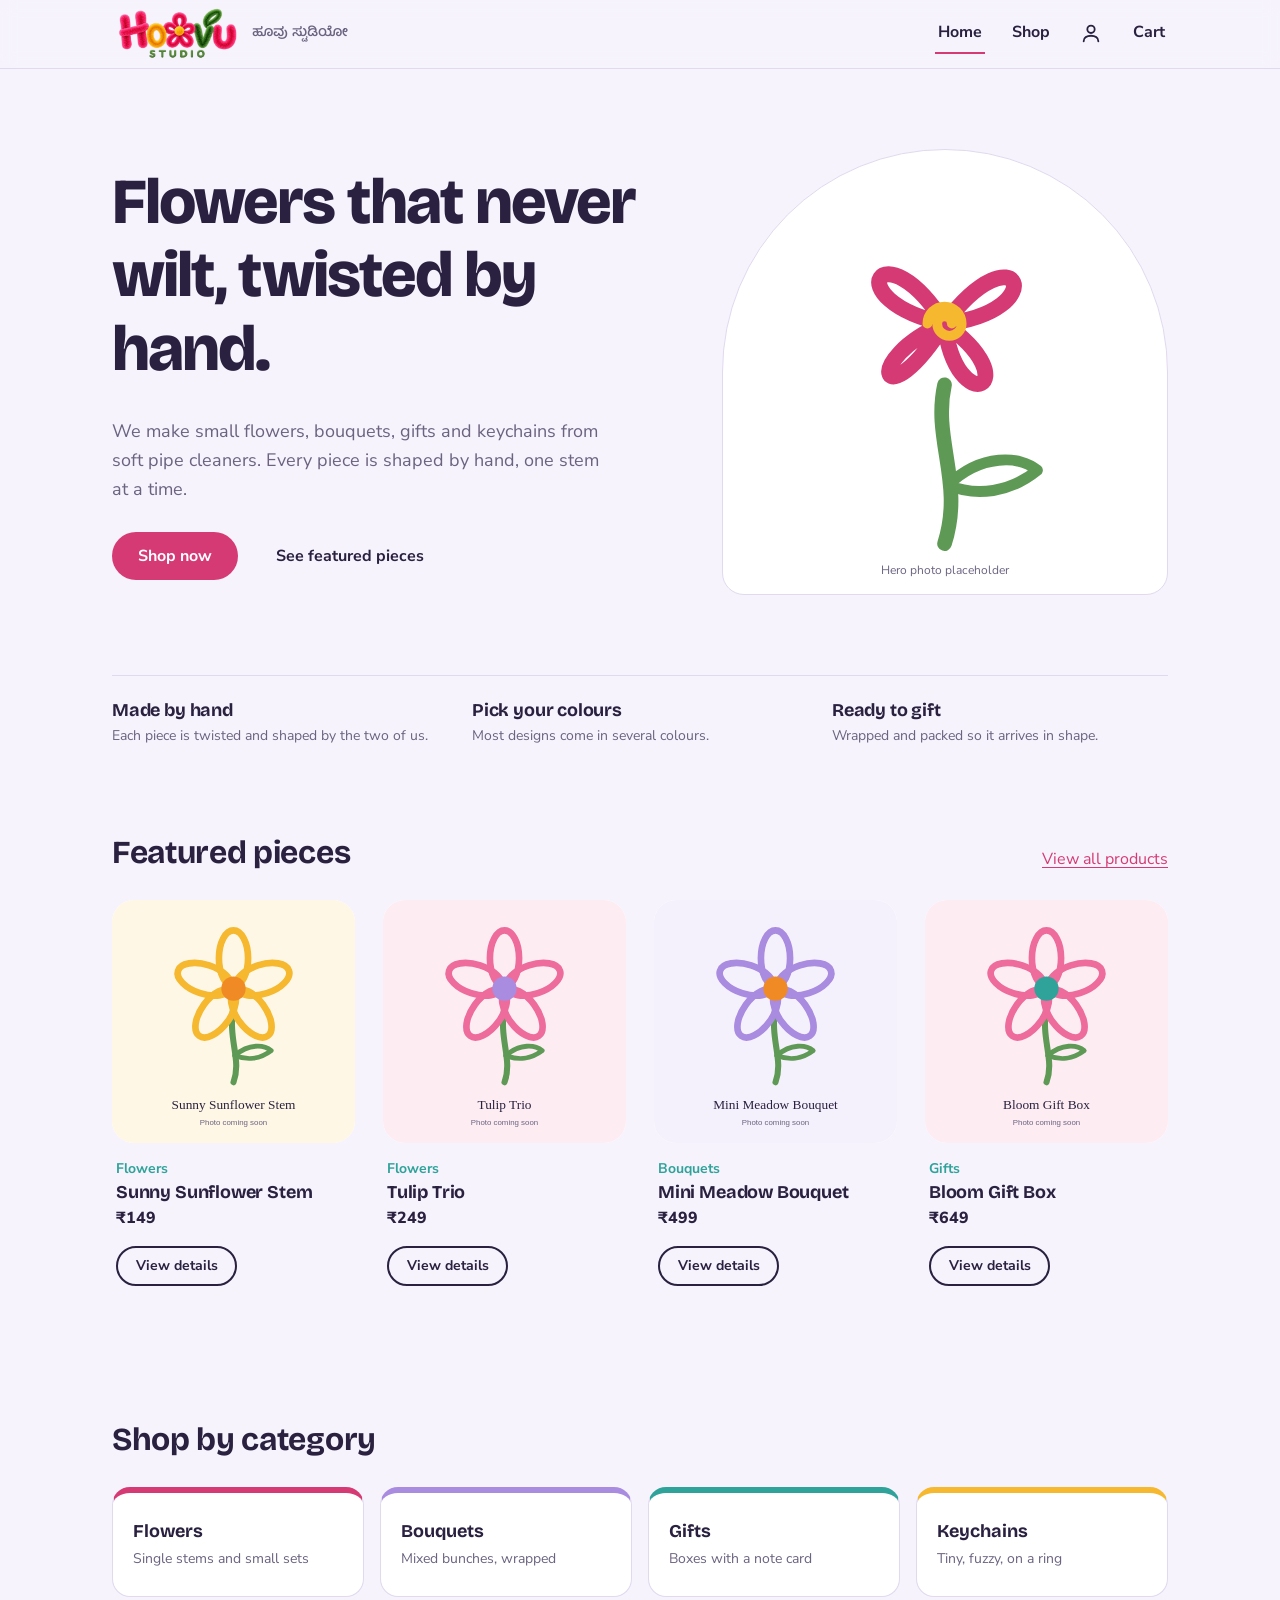
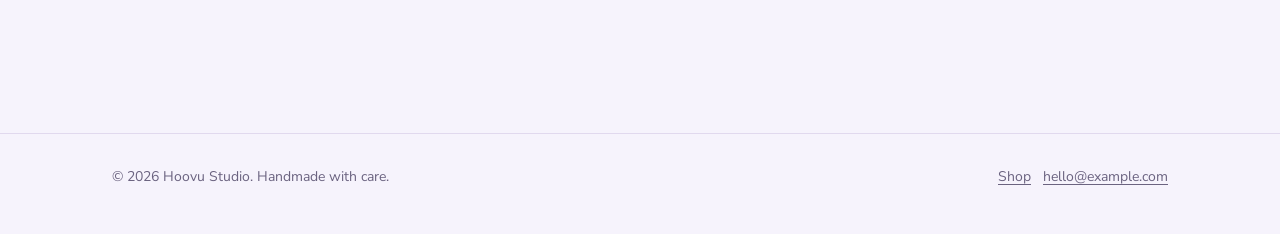
<file: index.html>
<!DOCTYPE html>
<html lang="en">
<head>
  <meta charset="UTF-8">
  <meta name="viewport" content="width=device-width, initial-scale=1">
  <title>Hoovu Studio | Handmade pipe-cleaner flowers and gifts</title>
  <meta name="description" content="Handmade pipe-cleaner flowers, bouquets, gifts and keychains.">
  <link rel="preconnect" href="https://fonts.googleapis.com">
  <link rel="preconnect" href="https://fonts.gstatic.com" crossorigin>
  <link href="https://fonts.googleapis.com/css2?family=Bricolage+Grotesque:opsz,wght@12..96,600;12..96,700;12..96,800&family=Nunito+Sans:opsz,wght@6..12,400;6..12,700;6..12,800&display=swap" rel="stylesheet">
  <link rel="stylesheet" href="css/style.css">
</head>
<body data-page="home">
  <header class="site-header">
    <div class="container site-header__inner">
      <a href="index.html" class="brand" aria-label="Home">
        <!-- Logo placeholder: replace with <img src="images/logo.svg" alt="" width="36" height="36"> -->
        <img class="brand__logo" src="images/logo.png" alt="Hoovu Studio" width="102" height="44">        <span class="brand__name"><span class="brand__en" data-brand>Hoovu Studio</span><span class="brand__kn" lang="kn">ಹೂವು ಸ್ಟುಡಿಯೋ</span></span>
      </a>
      <nav class="site-nav" aria-label="Main">
        <a href="index.html" aria-current="page">Home</a>
        <a href="products.html">Shop</a>
        <a href="cart.html" class="cart-link">Cart <span class="cart-count" data-cart-count hidden>0</span></a>
      </nav>
    </div>
  </header>

  <main>
    <section class="container hero">
      <div>
        <h1 class="hero__title">Flowers that never wilt, twisted by hand.</h1>
        <p class="hero__text">We make small flowers, bouquets, gifts and keychains from soft pipe cleaners. Every piece is shaped by hand, one stem at a time.</p>
        <div class="hero__actions">
          <a class="btn btn--primary" href="products.html">Shop now</a>
          <a class="btn btn--ghost" href="#featured">See featured pieces</a>
        </div>
      </div>
      <!-- Hero image placeholder: replace this block with <img src="images/hero.jpg" alt="..."> -->
      <div class="hero__art">
          <svg viewBox="0 0 320 320" role="img" aria-label="Illustration of a flower made from pipe cleaners">
            <!-- Stem + leaf -->
            <path class="strand" d="M160 170 C 150 215, 176 250, 160 300" fill="none" stroke="#5E9A55" stroke-width="12" stroke-linecap="round"/>
            <path class="strand" d="M163 252 C 190 226, 222 228, 236 240 C 214 258, 186 262, 163 252 Z" fill="none" stroke="#5E9A55" stroke-width="9" stroke-linejoin="round"/>
            <!-- Petals: one continuous looping strand -->
            <path class="strand" d="M160 120 C 110 40, 70 100, 160 120 C 90 150, 110 200, 160 120 C 170 200, 230 170, 160 120 C 250 110, 220 40, 160 120" fill="none" stroke="#D63A74" stroke-width="13" stroke-linecap="round" stroke-linejoin="round"/>
            <!-- Centre coil -->
            <path class="strand" d="M160 120 m -14 0 a 14 14 0 1 1 28 0 a 10 10 0 1 1 -20 0 a 6 6 0 1 1 12 0" fill="none" stroke="#F5B82E" stroke-width="8" stroke-linecap="round"/>
          </svg>
        <span class="hero__art-note">Hero photo placeholder</span>
      </div>
    </section>

    <section class="container">
      <ul class="promise-list">
        <li><h3>Made by hand</h3><p>Each piece is twisted and shaped by the two of us.</p></li>
        <li><h3>Pick your colours</h3><p>Most designs come in several colours.</p></li>
        <li><h3>Ready to gift</h3><p>Wrapped and packed so it arrives in shape.</p></li>
      </ul>
    </section>

    <section class="container section" id="featured">
      <div class="section-head">
        <h2>Featured pieces</h2>
        <a href="products.html">View all products</a>
      </div>
      <div class="product-grid" id="featured-grid"></div>
    </section>

    <section class="container section--tight">
      <div class="section-head"><h2>Shop by category</h2></div>
      <div class="category-links">
        <a class="category-link" href="products.html?category=Flowers" style="--accent:#D63A74"><strong>Flowers</strong><span>Single stems and small sets</span></a>
        <a class="category-link" href="products.html?category=Bouquets" style="--accent:#A98BE0"><strong>Bouquets</strong><span>Mixed bunches, wrapped</span></a>
        <a class="category-link" href="products.html?category=Gifts" style="--accent:#2FA39A"><strong>Gifts</strong><span>Boxes with a note card</span></a>
        <a class="category-link" href="products.html?category=Keychains" style="--accent:#F5B82E"><strong>Keychains</strong><span>Tiny, fuzzy, on a ring</span></a>
      </div>
    </section>
  </main>

  <footer class="site-footer">
    <div class="container site-footer__inner">
      <p>&copy; <span data-year></span> <span data-brand>Hoovu Studio</span>. Handmade with care.</p>
      <p><a href="products.html">Shop</a> &nbsp; <a href="mailto:hello@example.com">hello@example.com</a></p>
    </div>
  </footer>

  <script src="js/products.js"></script>
  <script src="js/cart.js"></script>
</body>
</html>
</file>
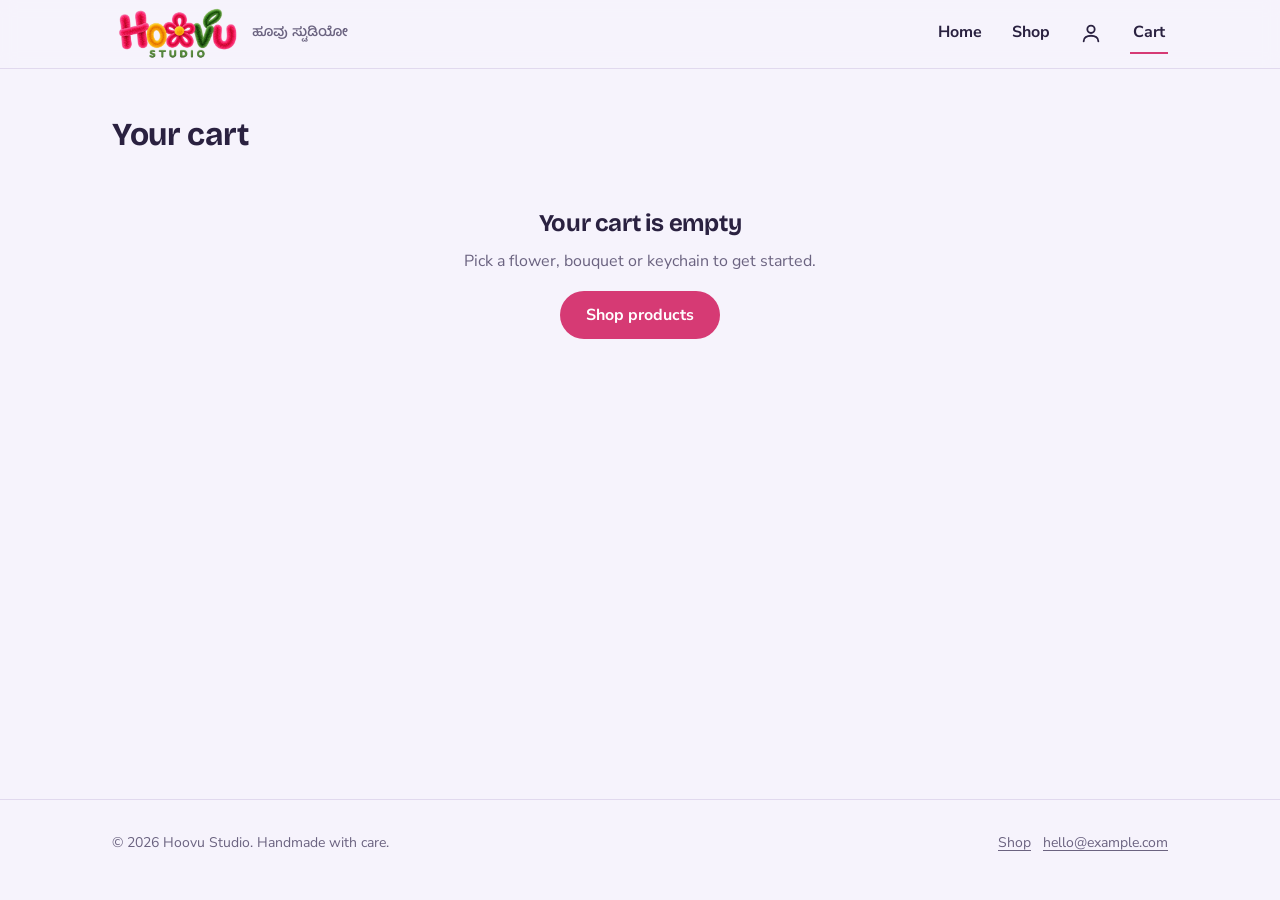
<file: cart.html>
<!DOCTYPE html>
<html lang="en">
<head>
  <meta charset="UTF-8">
  <meta name="viewport" content="width=device-width, initial-scale=1">
  <title>Your cart | Hoovu Studio</title>
  <meta name="description" content="Handmade pipe-cleaner flowers, bouquets, gifts and keychains.">
  <link rel="preconnect" href="https://fonts.googleapis.com">
  <link rel="preconnect" href="https://fonts.gstatic.com" crossorigin>
  <link href="https://fonts.googleapis.com/css2?family=Bricolage+Grotesque:opsz,wght@12..96,600;12..96,700;12..96,800&family=Nunito+Sans:opsz,wght@6..12,400;6..12,700;6..12,800&display=swap" rel="stylesheet">
  <link rel="stylesheet" href="css/style.css">
</head>
<body data-page="cart">
  <header class="site-header">
    <div class="container site-header__inner">
      <a href="index.html" class="brand" aria-label="Home">
        <!-- Logo placeholder: replace with <img src="images/logo.svg" alt="" width="36" height="36"> -->
        <img class="brand__logo" src="images/logo.png" alt="Hoovu Studio" width="102" height="44">
        <span class="brand__name"><span class="brand__en" data-brand>Hoovu Studio</span><span class="brand__kn" lang="kn">ಹೂವು ಸ್ಟುಡಿಯೋ</span></span>
      </a>
      <nav class="site-nav" aria-label="Main">
        <a href="index.html">Home</a>
        <a href="products.html">Shop</a>
        <a href="cart.html" class="cart-link" aria-current="page">Cart <span class="cart-count" data-cart-count hidden>0</span></a>
      </nav>
    </div>
  </header>

  <main class="container section--tight">
    <h1 class="page-title">Your cart</h1>
    <div id="cart-root"></div>
  </main>

  <footer class="site-footer">
    <div class="container site-footer__inner">
      <p>&copy; <span data-year></span> <span data-brand>Hoovu Studio</span>. Handmade with care.</p>
      <p><a href="products.html">Shop</a> &nbsp; <a href="mailto:hello@example.com">hello@example.com</a></p>
    </div>
  </footer>

  <script src="js/products.js"></script>
  <script src="js/cart.js"></script>
</body>
</html>
</file>
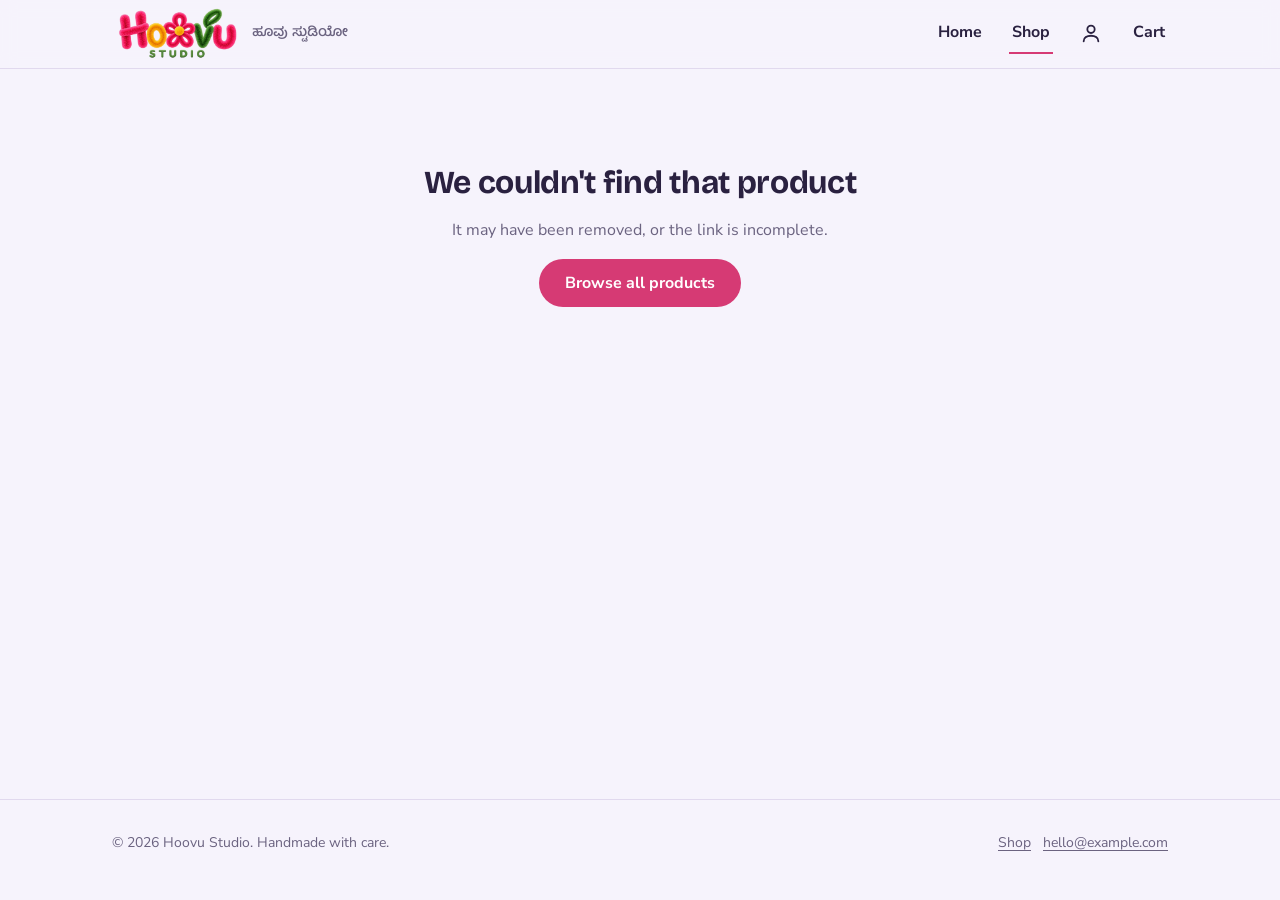
<file: product.html>
<!DOCTYPE html>
<html lang="en">
<head>
  <meta charset="UTF-8">
  <meta name="viewport" content="width=device-width, initial-scale=1">
  <title>Product details | Hoovu Studio</title>
  <meta name="description" content="Handmade pipe-cleaner flowers, bouquets, gifts and keychains.">
  <link rel="preconnect" href="https://fonts.googleapis.com">
  <link rel="preconnect" href="https://fonts.gstatic.com" crossorigin>
  <link href="https://fonts.googleapis.com/css2?family=Bricolage+Grotesque:opsz,wght@12..96,600;12..96,700;12..96,800&family=Nunito+Sans:opsz,wght@6..12,400;6..12,700;6..12,800&display=swap" rel="stylesheet">
  <link rel="stylesheet" href="css/style.css">
</head>
<body data-page="product">
  <header class="site-header">
    <div class="container site-header__inner">
      <a href="index.html" class="brand" aria-label="Home">
        <!-- Logo placeholder: replace with <img src="images/logo.svg" alt="" width="36" height="36"> -->
        <img class="brand__logo" src="images/logo.png" alt="Hoovu Studio" width="102" height="44">        <span class="brand__name"><span class="brand__en" data-brand>Hoovu Studio</span><span class="brand__kn" lang="kn">ಹೂವು ಸ್ಟುಡಿಯೋ</span></span>
      </a>
      <nav class="site-nav" aria-label="Main">
        <a href="index.html">Home</a>
        <a href="products.html" aria-current="page">Shop</a>
        <a href="cart.html" class="cart-link">Cart <span class="cart-count" data-cart-count hidden>0</span></a>
      </nav>
    </div>
  </header>

  <main class="container section--tight">
    <div id="product-detail"><p class="muted">Loading product…</p></div>
  </main>

  <footer class="site-footer">
    <div class="container site-footer__inner">
      <p>&copy; <span data-year></span> <span data-brand>Hoovu Studio</span>. Handmade with care.</p>
      <p><a href="products.html">Shop</a> &nbsp; <a href="mailto:hello@example.com">hello@example.com</a></p>
    </div>
  </footer>

  <script src="js/products.js"></script>
  <script src="js/cart.js"></script>
</body>
</html>
</file>
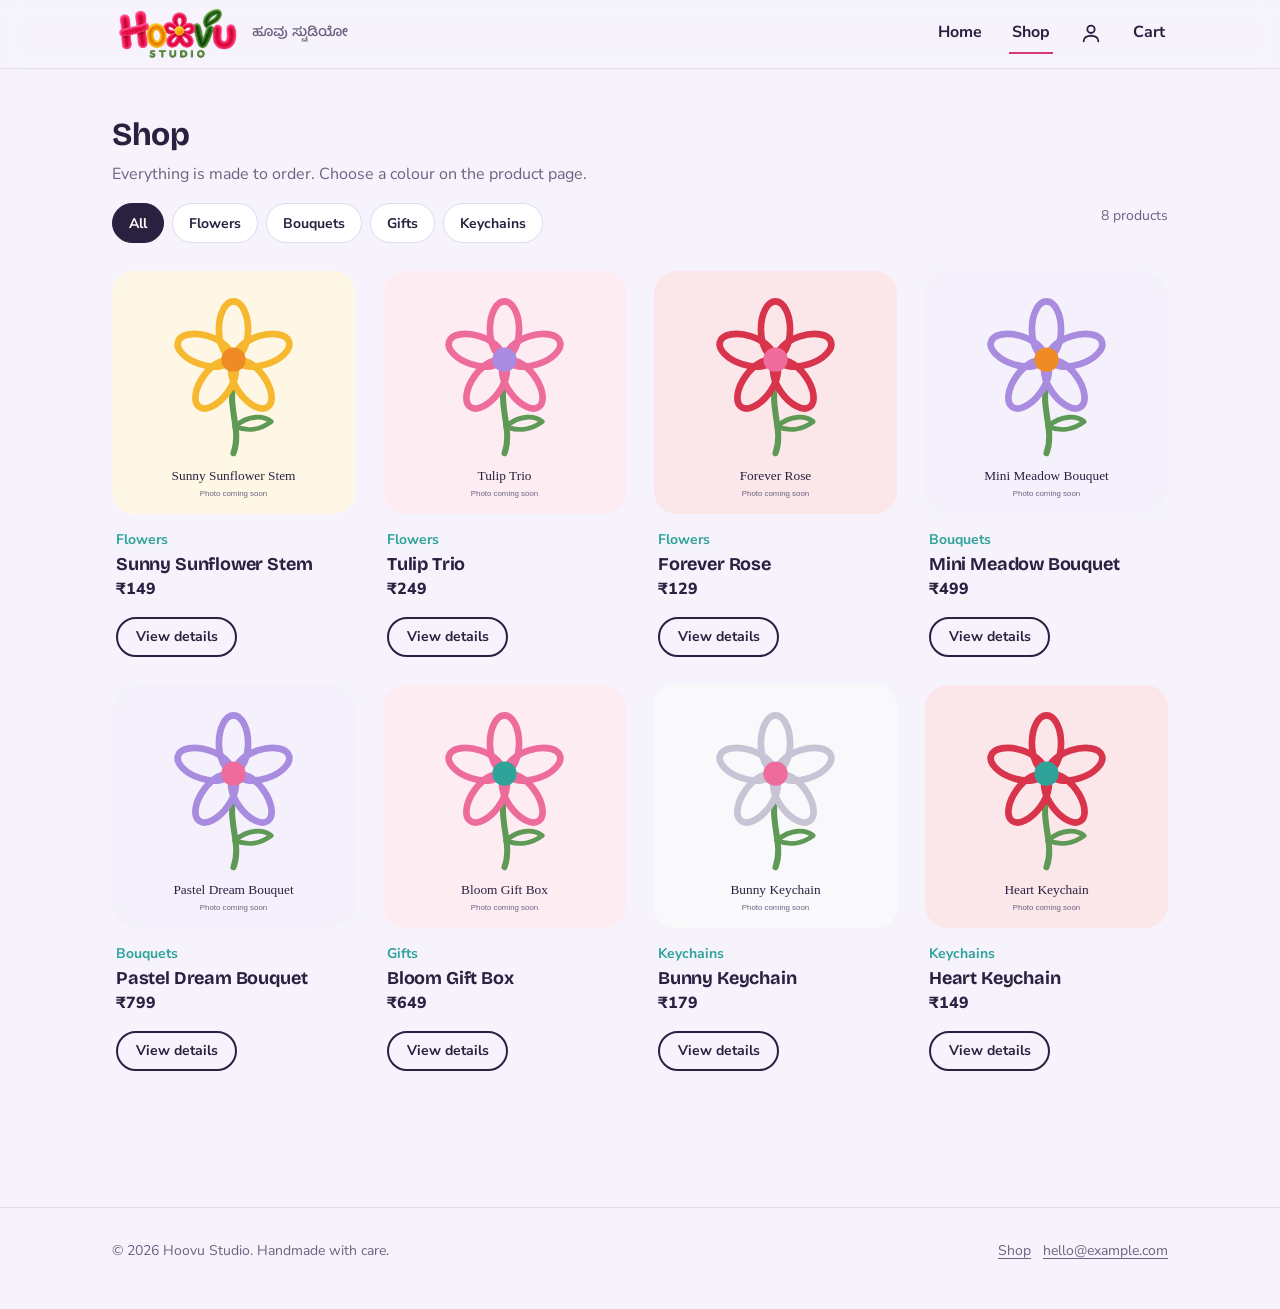
<file: products.html>
<!DOCTYPE html>
<html lang="en">
<head>
  <meta charset="UTF-8">
  <meta name="viewport" content="width=device-width, initial-scale=1">
  <title>Shop all products | Hoovu Studio</title>
  <meta name="description" content="Handmade pipe-cleaner flowers, bouquets, gifts and keychains.">
  <link rel="preconnect" href="https://fonts.googleapis.com">
  <link rel="preconnect" href="https://fonts.gstatic.com" crossorigin>
  <link href="https://fonts.googleapis.com/css2?family=Bricolage+Grotesque:opsz,wght@12..96,600;12..96,700;12..96,800&family=Nunito+Sans:opsz,wght@6..12,400;6..12,700;6..12,800&display=swap" rel="stylesheet">
  <link rel="stylesheet" href="css/style.css">
</head>
<body data-page="products">
  <header class="site-header">
    <div class="container site-header__inner">
      <a href="index.html" class="brand" aria-label="Home">
        <!-- Logo placeholder: replace with <img src="images/logo.svg" alt="" width="36" height="36"> -->
        <img class="brand__logo" src="images/logo.png" alt="Hoovu Studio" width="102" height="44">        <span class="brand__name"><span class="brand__en" data-brand>Hoovu Studio</span><span class="brand__kn" lang="kn">ಹೂವು ಸ್ಟುಡಿಯೋ</span></span>
      </a>
      <nav class="site-nav" aria-label="Main">
        <a href="index.html">Home</a>
        <a href="products.html" aria-current="page">Shop</a>
        <a href="cart.html" class="cart-link">Cart <span class="cart-count" data-cart-count hidden>0</span></a>
      </nav>
    </div>
  </header>

  <main class="container section--tight">
    <h1 class="page-title">Shop</h1>
    <p class="page-intro">Everything is made to order. Choose a colour on the product page.</p>

    <div class="filter-bar">
      <div class="filters" id="category-filters" role="group" aria-label="Filter by category"></div>
      <p class="muted small" id="product-count" aria-live="polite"></p>
    </div>

    <div class="product-grid" id="product-grid"></div>
  </main>

  <footer class="site-footer">
    <div class="container site-footer__inner">
      <p>&copy; <span data-year></span> <span data-brand>Hoovu Studio</span>. Handmade with care.</p>
      <p><a href="products.html">Shop</a> &nbsp; <a href="mailto:hello@example.com">hello@example.com</a></p>
    </div>
  </footer>

  <script src="js/products.js"></script>
  <script src="js/cart.js"></script>
</body>
</html>
</file>
<file: css/style.css>
@import url("https://fonts.googleapis.com/css2?family=Pacifico&family=Baloo+Tamma+2:wght@600;700&display=swap");
/* ==========================================================================
   style.css
   Change the brand look by editing the tokens in :root first.
   ========================================================================== */

/* 1. DESIGN TOKENS ------------------------------------------------------- */
:root {
  /* Colours: chenille-inspired */
  --color-bg: #F6F3FC;          /* pale lavender page background */
  --color-surface: #FFFFFF;
  --color-surface-soft: #EEE8F8;
  --color-ink: #2A2140;         /* deep plum text */
  --color-muted: #6B6380;
  --color-line: #E1D9EE;
  --color-pink: #D63A74;        /* primary accent (buttons, links) */
  --color-pink-dark: #B42A5E;
  --color-pink-soft: #FBE3EC;
  --color-teal: #2FA39A;
  --color-sun: #F5B82E;
  --color-leaf: #5E9A55;
  --color-error: #B3261E;
  --color-success: #2F7D4F;

  /* Type */
  --font-display: "Bricolage Grotesque", "Trebuchet MS", system-ui, sans-serif;
  --font-body: "Nunito Sans", system-ui, -apple-system, "Segoe UI", Roboto, sans-serif;
  --font-brand: "Pacifico", "Segoe Script", cursive;
  --font-brand-kn: "Baloo Tamma 2", "Nirmala UI", sans-serif;
  --fs-sm: 0.875rem;
  --fs-base: 1rem;
  --fs-md: 1.125rem;
  --fs-lg: 1.5rem;
  --fs-xl: 2rem;
  --fs-hero: clamp(2.4rem, 6vw, 4rem);

  /* Shape and space */
  --radius-media: 22px;
  --radius-panel: 18px;
  --radius-input: 12px;
  --radius-pill: 999px;
  --shadow: 0 10px 30px -18px rgba(42, 33, 64, 0.35);
  --container: 1120px;
  --gutter: clamp(1rem, 4vw, 2rem);
  --section-space: clamp(3rem, 8vw, 5.5rem);
}

/* 2. BASE ---------------------------------------------------------------- */
*,
*::before,
*::after { box-sizing: border-box; }

html { -webkit-text-size-adjust: 100%; }

body {
  margin: 0;
  background: var(--color-bg);
  color: var(--color-ink);
  font-family: var(--font-body);
  font-size: var(--fs-base);
  line-height: 1.6;
  min-height: 100vh;
  display: flex;
  flex-direction: column;
}

main { flex: 1; }

h1, h2, h3 {
  font-family: var(--font-display);
  line-height: 1.15;
  margin: 0 0 0.5em;
  font-weight: 700;
  letter-spacing: -0.01em;
}

p { margin: 0 0 1em; }
img { max-width: 100%; display: block; }
a { color: var(--color-pink); text-underline-offset: 3px; }
a:hover { color: var(--color-pink-dark); }

:focus-visible {
  outline: 3px solid var(--color-teal);
  outline-offset: 2px;
  border-radius: 6px;
}

.container {
  width: 100%;
  max-width: var(--container);
  margin-inline: auto;
  padding-inline: var(--gutter);
}

.section { padding-block: var(--section-space); }
.section--tight { padding-block: clamp(2rem, 5vw, 3rem); }

.muted { color: var(--color-muted); }
.small { font-size: var(--fs-sm); }
.pre-line { white-space: pre-line; }

.sr-only {
  position: absolute; width: 1px; height: 1px; padding: 0; margin: -1px;
  overflow: hidden; clip: rect(0, 0, 0, 0); white-space: nowrap; border: 0;
}

.page-title { font-size: var(--fs-xl); margin-bottom: 0.25em; }
.page-intro { color: var(--color-muted); max-width: 60ch; }

/* 3. HEADER + FOOTER ----------------------------------------------------- */
.site-header {
  position: sticky;
  top: 0;
  z-index: 50;
  background: rgba(246, 243, 252, 0.92);
  backdrop-filter: blur(8px);
  border-bottom: 1px solid var(--color-line);
}

.site-header__inner {
  display: flex;
  align-items: center;
  justify-content: space-between;
  gap: 1rem;
  min-height: 68px;
}

.brand {
  display: inline-flex;
  align-items: center;
  gap: 0.6rem;
  font-family: var(--font-brand);
  font-weight: 800;
  font-size: 1.25rem;
  color: var(--color-ink);
  text-decoration: none;
}
.brand:hover { color: var(--color-ink); }
.brand__name { display: flex; flex-direction: column; line-height: 1.3; }
.brand__en { font-family: var(--font-brand); font-weight: 400; font-size: 1.5rem; }
.brand__en::after { content: " 🌸"; }
.brand__kn { font-family: var(--font-brand-kn); font-weight: 600; font-size: 0.85rem; color: var(--color-muted); }
img.brand__logo { width: auto; height: 56px; border: 0; border-radius: 0; }
.brand__en { display: none; }
/* Logo placeholder: replace the <span class="brand__logo"> with an <img> later */
.brand__logo {
  width: 36px;
  height: 36px;
  border-radius: 50%;
  border: 2px dashed var(--color-pink);
  display: grid;
  place-items: center;
  font-size: 0.6rem;
  color: var(--color-pink);
  font-family: var(--font-body);
  font-weight: 700;
}

.site-nav { display: flex; align-items: center; gap: clamp(0.5rem, 3vw, 1.5rem); }

.site-nav a {
  color: var(--color-ink);
  text-decoration: none;
  font-weight: 700;
  padding: 0.4rem 0.2rem;
  border-bottom: 2px solid transparent;
}
.site-nav a:hover { color: var(--color-pink); }
.site-nav a[aria-current="page"] { border-bottom-color: var(--color-pink); }

.cart-link { display: inline-flex; align-items: center; gap: 0.4rem; }

.cart-count {
  min-width: 1.4rem;
  height: 1.4rem;
  padding: 0 0.35rem;
  border-radius: var(--radius-pill);
  background: var(--color-pink);
  color: #fff;
  font-size: 0.75rem;
  display: inline-grid;
  place-items: center;
}
.cart-count[hidden] { display: none; }

.site-footer {
  margin-top: var(--section-space);
  border-top: 1px solid var(--color-line);
  padding-block: 2rem;
  color: var(--color-muted);
  font-size: var(--fs-sm);
}
.site-footer__inner {
  display: flex;
  flex-wrap: wrap;
  justify-content: space-between;
  gap: 1rem;
}
.site-footer a { color: var(--color-muted); }

/* 4. BUTTONS (pill-shaped, like the rounded tip of a pipe cleaner) ------- */
.btn {
  display: inline-flex;
  align-items: center;
  justify-content: center;
  gap: 0.5rem;
  min-height: 48px;
  padding: 0.7rem 1.5rem;
  border-radius: var(--radius-pill);
  border: 2px solid transparent;
  font: 700 var(--fs-base) / 1 var(--font-body);
  text-decoration: none;
  cursor: pointer;
  transition: background-color 0.15s, color 0.15s, border-color 0.15s;
}
.btn--primary { background: var(--color-pink); color: #fff; }
.btn--primary:hover { background: var(--color-pink-dark); color: #fff; }
.btn--outline { border-color: var(--color-ink); color: var(--color-ink); background: transparent; }
.btn--outline:hover { background: var(--color-ink); color: #fff; }
.btn--ghost { color: var(--color-ink); background: transparent; }
.btn--ghost:hover { background: var(--color-surface-soft); color: var(--color-ink); }
.btn--small { min-height: 40px; padding: 0.5rem 1.1rem; font-size: var(--fs-sm); }
.btn--block { width: 100%; }
.btn:disabled { opacity: 0.6; cursor: not-allowed; }

.link-button {
  background: none;
  border: none;
  padding: 0.25rem 0;
  font: inherit;
  font-size: var(--fs-sm);
  font-weight: 700;
  color: var(--color-pink);
  text-decoration: underline;
  text-underline-offset: 3px;
  cursor: pointer;
}

/* 5. HOME ---------------------------------------------------------------- */
.hero {
  display: grid;
  grid-template-columns: 1.1fr 0.9fr;
  align-items: center;
  gap: clamp(2rem, 5vw, 4rem);
  padding-block: clamp(2.5rem, 7vw, 5rem);
}

.hero__title {
  font-size: var(--fs-hero);
  font-weight: 800;
  letter-spacing: -0.03em;
  max-width: 14ch;
}

.hero__text {
  font-size: var(--fs-md);
  color: var(--color-muted);
  max-width: 46ch;
  margin-bottom: 1.75rem;
}

.hero__actions { display: flex; flex-wrap: wrap; gap: 0.75rem; }

/* The hero artwork is the one "loud" element on the site */
.hero__art {
  position: relative;
  aspect-ratio: 1;
  border-radius: 50% 50% var(--radius-media) var(--radius-media);
  background: var(--color-surface);
  border: 1px solid var(--color-line);
  display: grid;
  place-items: center;
  overflow: hidden;
}
.hero__art svg { width: 88%; height: auto; }
.hero__art-note {
  position: absolute;
  bottom: 0.9rem;
  left: 50%;
  transform: translateX(-50%);
  font-size: 0.75rem;
  color: var(--color-muted);
  white-space: nowrap;
}

@media (prefers-reduced-motion: no-preference) {
  .strand { stroke-dasharray: 900; stroke-dashoffset: 900; animation: twist 1.6s ease-out forwards; }
  .strand:nth-of-type(2) { animation-delay: 0.25s; }
  .strand:nth-of-type(3) { animation-delay: 0.5s; }
  .strand:nth-of-type(4) { animation-delay: 0.75s; }
  @keyframes twist { to { stroke-dashoffset: 0; } }
}

.promise-list {
  display: grid;
  grid-template-columns: repeat(3, 1fr);
  gap: 1.5rem;
  margin: 0;
  padding: 1.5rem 0 0;
  list-style: none;
  border-top: 1px solid var(--color-line);
}
.promise-list h3 { font-size: var(--fs-md); margin-bottom: 0.25rem; }
.promise-list p { color: var(--color-muted); margin: 0; font-size: var(--fs-sm); }

.section-head {
  display: flex;
  justify-content: space-between;
  align-items: flex-end;
  gap: 1rem;
  margin-bottom: 1.75rem;
}
.section-head h2 { font-size: var(--fs-xl); margin: 0; }

.category-links {
  display: grid;
  grid-template-columns: repeat(4, 1fr);
  gap: 1rem;
}
.category-link {
  display: block;
  padding: 1.5rem 1.25rem;
  border-radius: var(--radius-panel);
  background: var(--color-surface);
  border: 1px solid var(--color-line);
  text-decoration: none;
  color: var(--color-ink);
  border-top: 6px solid var(--accent, var(--color-pink));
}
.category-link:hover { color: var(--color-ink); border-color: var(--accent, var(--color-pink)); }
.category-link strong { display: block; font-family: var(--font-display); font-size: var(--fs-md); }
.category-link span { color: var(--color-muted); font-size: var(--fs-sm); }

/* 6. PRODUCT GRID + CARDS ------------------------------------------------ */
.product-grid {
  display: grid;
  grid-template-columns: repeat(auto-fill, minmax(230px, 1fr));
  gap: clamp(1rem, 3vw, 1.75rem);
}

.product-card { display: flex; flex-direction: column; }

.product-card__media {
  display: block;
  border-radius: var(--radius-media);
  overflow: hidden;
  background: var(--color-surface);
  aspect-ratio: 1;
}
.product-card__media img { width: 100%; height: 100%; object-fit: cover; }

.product-card__body { padding: 0.9rem 0.25rem 0; display: flex; flex-direction: column; flex: 1; }
.product-card__category { color: var(--color-teal); font-weight: 700; font-size: var(--fs-sm); margin: 0 0 0.15rem; }
.product-card__name { font-size: var(--fs-md); margin-bottom: 0.2rem; }
.product-card__name a { color: var(--color-ink); text-decoration: none; }
.product-card__name a:hover { color: var(--color-pink); }
.product-card__price { font-weight: 800; margin-bottom: 0.9rem; }
.product-card .btn { align-self: flex-start; margin-top: auto; }

.filter-bar {
  display: flex;
  flex-wrap: wrap;
  justify-content: space-between;
  align-items: center;
  gap: 1rem;
  margin-bottom: 1.75rem;
}
.filters { display: flex; flex-wrap: wrap; gap: 0.5rem; }
.filter-chip {
  min-height: 40px;
  padding: 0.4rem 1rem;
  border-radius: var(--radius-pill);
  border: 1.5px solid var(--color-line);
  background: var(--color-surface);
  color: var(--color-ink);
  font: 700 var(--fs-sm) var(--font-body);
  cursor: pointer;
}
.filter-chip:hover { border-color: var(--color-ink); }
.filter-chip[aria-pressed="true"] { background: var(--color-ink); border-color: var(--color-ink); color: #fff; }

/* 7. PRODUCT DETAIL ------------------------------------------------------ */
.breadcrumb { font-size: var(--fs-sm); color: var(--color-muted); margin-bottom: 1.5rem; }
.breadcrumb a { color: var(--color-muted); }

.product-detail {
  display: grid;
  grid-template-columns: 1fr 1fr;
  gap: clamp(1.5rem, 5vw, 3.5rem);
  align-items: start;
}
.product-detail__media {
  border-radius: var(--radius-media);
  overflow: hidden;
  background: var(--color-surface);
  aspect-ratio: 1;
}
.product-detail__media img { width: 100%; height: 100%; object-fit: cover; }
.product-detail__name { font-size: var(--fs-xl); }
.product-detail__price { font-size: var(--fs-lg); font-weight: 800; margin-bottom: 1rem; }
.product-detail__desc { color: var(--color-muted); max-width: 55ch; }
.product-detail__notes {
  margin: 1.25rem 0 0;
  padding: 1rem 0 0;
  border-top: 1px solid var(--color-line);
  list-style: none;
  font-size: var(--fs-sm);
  color: var(--color-muted);
}

.option-group { border: 0; padding: 0; margin: 0 0 1.5rem; }
.option-group > legend,
.option-group > label { display: block; font-weight: 700; margin-bottom: 0.6rem; padding: 0; }

.swatches { display: flex; flex-wrap: wrap; gap: 0.6rem; }
.swatch { position: relative; cursor: pointer; }
.swatch input { position: absolute; opacity: 0; inset: 0; margin: 0; cursor: pointer; }
.swatch__dot {
  display: block;
  width: 40px;
  height: 40px;
  border-radius: 50%;
  background: var(--swatch);
  box-shadow: 0 0 0 2px var(--color-bg), 0 0 0 3px var(--color-line);
}
.swatch input:checked + .swatch__dot { box-shadow: 0 0 0 3px var(--color-bg), 0 0 0 5px var(--color-ink); }
.swatch input:focus-visible + .swatch__dot { outline: 3px solid var(--color-teal); outline-offset: 5px; }

.qty-stepper {
  display: inline-flex;
  align-items: center;
  border: 1.5px solid var(--color-line);
  border-radius: var(--radius-pill);
  background: var(--color-surface);
  overflow: hidden;
}
.qty-stepper button {
  width: 44px;
  height: 44px;
  border: 0;
  background: none;
  font-size: 1.25rem;
  color: var(--color-ink);
  cursor: pointer;
}
.qty-stepper button:hover:not(:disabled) { background: var(--color-surface-soft); }
.qty-stepper button:disabled { color: var(--color-line); cursor: not-allowed; }
.qty-stepper input {
  width: 3rem;
  height: 44px;
  border: 0;
  text-align: center;
  font: 700 var(--fs-base) var(--font-body);
  color: var(--color-ink);
  background: transparent;
  -moz-appearance: textfield;
  appearance: textfield;
}
.qty-stepper input::-webkit-outer-spin-button,
.qty-stepper input::-webkit-inner-spin-button { -webkit-appearance: none; margin: 0; }
.qty-stepper--small button { width: 36px; height: 36px; }
.qty-stepper--small input { height: 36px; width: 2.5rem; }

/* 8. CART + SUMMARY ------------------------------------------------------ */
.two-col {
  display: grid;
  grid-template-columns: minmax(0, 1fr) 340px;
  gap: clamp(1.5rem, 4vw, 2.5rem);
  align-items: start;
}

.cart-list { display: flex; flex-direction: column; }
.cart-item {
  display: grid;
  grid-template-columns: 96px 1fr auto;
  gap: 1rem;
  align-items: center;
  padding-block: 1.25rem;
  border-bottom: 1px solid var(--color-line);
}
.cart-item:first-child { padding-top: 0; }
.cart-item__media { border-radius: 14px; overflow: hidden; background: var(--color-surface); }
.cart-item__name { font-size: var(--fs-md); margin-bottom: 0.2rem; }
.cart-item__name a { color: var(--color-ink); text-decoration: none; }
.cart-item__info p { margin: 0; font-size: var(--fs-sm); }
.cart-item__actions { display: flex; flex-direction: column; align-items: flex-end; gap: 0.4rem; }
.cart-item__total { font-weight: 800; margin: 0; }

.summary-card {
  background: var(--color-surface);
  border: 1px solid var(--color-line);
  border-radius: var(--radius-panel);
  padding: 1.5rem;
  box-shadow: var(--shadow);
}
.two-col > .summary-card { position: sticky; top: 88px; }
.summary-card__title { font-size: var(--fs-lg); }
.summary-card .btn { margin-top: 0.75rem; }

.summary-row { display: flex; justify-content: space-between; gap: 1rem; padding-block: 0.35rem; }
.summary-row--total {
  margin-top: 0.5rem;
  padding-top: 0.85rem;
  border-top: 1px solid var(--color-line);
  font-weight: 800;
  font-size: var(--fs-md);
}
.summary-hint {
  margin: 0.75rem 0 0;
  padding: 0.6rem 0.8rem;
  border-radius: var(--radius-input);
  background: var(--color-pink-soft);
  font-size: var(--fs-sm);
}

.order-items { list-style: none; margin: 0 0 0.75rem; padding: 0; }
.order-item {
  display: flex;
  justify-content: space-between;
  gap: 1rem;
  padding-block: 0.6rem;
  border-bottom: 1px dashed var(--color-line);
}
.order-item p { margin: 0; }
.order-item__name { font-weight: 700; }
.order-item .muted { font-size: var(--fs-sm); }

.empty-state { text-align: center; padding: 3rem 1rem; max-width: 34rem; margin-inline: auto; }
.empty-state p { color: var(--color-muted); }

/* 9. FORMS --------------------------------------------------------------- */
.form-panel {
  background: var(--color-surface);
  border: 1px solid var(--color-line);
  border-radius: var(--radius-panel);
  padding: clamp(1.25rem, 4vw, 2rem);
}
.form-panel h2 { font-size: var(--fs-lg); }
.form-row { display: grid; grid-template-columns: 1fr 1fr; gap: 1rem; }
.field { margin-bottom: 1.1rem; }
.field label { display: block; font-weight: 700; margin-bottom: 0.35rem; }
.field .optional { font-weight: 400; color: var(--color-muted); }
.field input,
.field textarea {
  width: 100%;
  padding: 0.75rem 0.9rem;
  border: 1.5px solid var(--color-line);
  border-radius: var(--radius-input);
  background: var(--color-bg);
  color: var(--color-ink);
  font: inherit;
}
.field textarea { min-height: 96px; resize: vertical; }
.field input:focus,
.field textarea:focus { outline: none; border-color: var(--color-teal); background: #fff; }
.field [aria-invalid="true"] { border-color: var(--color-error); }
.field-error { color: var(--color-error); font-size: var(--fs-sm); margin: 0.3rem 0 0; min-height: 0; }
.field-error:empty { display: none; }
.form-note { font-size: var(--fs-sm); color: var(--color-muted); margin-top: 0.75rem; }

/* 10. SUCCESS ------------------------------------------------------------ */
.success { max-width: 880px; margin-inline: auto; text-align: center; }
.success__badge {
  width: 84px;
  height: 84px;
  margin: 0 auto 1.25rem;
  border-radius: 50%;
  display: grid;
  place-items: center;
  color: #fff;
  background: var(--color-success);
  box-shadow: 0 0 0 8px #DCEFE3;
}
.success__title { font-size: var(--fs-hero); font-weight: 800; }
.success__lead { color: var(--color-muted); font-size: var(--fs-md); max-width: 48ch; margin-inline: auto; }

.order-id {
  display: inline-flex;
  flex-wrap: wrap;
  align-items: center;
  justify-content: center;
  gap: 0.75rem;
  padding: 0.75rem 1.25rem;
  margin: 0.5rem 0 2rem;
  border: 2px dashed var(--color-pink);
  border-radius: var(--radius-pill);
  background: var(--color-surface);
}
.order-id strong { font-size: var(--fs-md); letter-spacing: 0.04em; }

.success__grid {
  display: grid;
  grid-template-columns: 1fr 1fr;
  gap: 1.25rem;
  text-align: left;
  margin-bottom: 2rem;
}
.details-list { display: grid; grid-template-columns: auto 1fr; gap: 0.5rem 1rem; margin: 0; }
.details-list dt { color: var(--color-muted); font-size: var(--fs-sm); padding-top: 0.1rem; }
.details-list dd { margin: 0; overflow-wrap: anywhere; }
.success__actions { display: flex; flex-wrap: wrap; justify-content: center; gap: 0.75rem; margin-bottom: 0.75rem; }

/* 11. TOAST -------------------------------------------------------------- */
.toast {
  position: fixed;
  left: 50%;
  bottom: 1.5rem;
  transform: translate(-50%, 150%);
  z-index: 100;
  max-width: min(92vw, 480px);
  padding: 0.85rem 1.25rem;
  border-radius: var(--radius-input);
  background: var(--color-ink);
  color: #fff;
  font-size: var(--fs-sm);
  box-shadow: var(--shadow);
  transition: transform 0.25s ease;
}
.toast.is-visible { transform: translate(-50%, 0); }
.toast a { color: var(--color-sun); font-weight: 700; margin-left: 0.5rem; }

@media (prefers-reduced-motion: reduce) {
  .toast { transition: none; }
}

/* 12. RESPONSIVE --------------------------------------------------------- */
@media (max-width: 900px) {
  .two-col { grid-template-columns: 1fr; }
  .two-col > .summary-card { position: static; }
  .category-links { grid-template-columns: repeat(2, 1fr); }
}

@media (max-width: 760px) {
  .hero { grid-template-columns: 1fr; }
  .hero__art { max-width: 380px; width: 100%; margin-inline: auto; order: -1; }
  .product-detail { grid-template-columns: 1fr; }
  .promise-list { grid-template-columns: 1fr; gap: 1rem; }
  .success__grid { grid-template-columns: 1fr; }
  .form-row { grid-template-columns: 1fr; gap: 0; }
}

@media (max-width: 520px) {
  img.brand__logo { height: 36px; }  /* smaller logo on phones */
  .brand__en { font-size: 1.2rem; }
  .brand__kn { font-size: 0.75rem; }
  .product-grid { grid-template-columns: repeat(2, 1fr); gap: 0.9rem; }
  .product-card__name { font-size: var(--fs-base); }
  .product-card .btn { width: 100%; }
  .cart-item { grid-template-columns: 72px 1fr; }
  .cart-item__actions {
    grid-column: 1 / -1;
    flex-direction: row;
    justify-content: space-between;
    align-items: center;
  }
  .section-head { flex-direction: column; align-items: flex-start; }
}

/* 13. LOGIN + ACCOUNT ---------------------------------------------------- */
.account-link { display: inline-flex; align-items: center; }
.auth-card { max-width: 440px; margin-inline: auto; }
.auth-switch { text-align: center; margin: 1.25rem 0 0; font-size: var(--fs-sm); color: var(--color-muted); }
.auth-message { margin: 0 0 1rem; padding: 0.75rem 1rem; border-radius: var(--radius-input); background: var(--color-pink-soft); font-size: var(--fs-sm); }
.auth-message[hidden] { display: none; }
.account-head { display: flex; flex-wrap: wrap; justify-content: space-between; align-items: center; gap: 1rem; margin-bottom: 2rem; }
.account-head .page-title { margin-bottom: 0; }
.account-head p { margin: 0; }
.orders-list { display: grid; grid-template-columns: repeat(auto-fill, minmax(min(100%, 300px), 1fr)); gap: 1.25rem; }
.order-card__head { display: flex; justify-content: space-between; align-items: flex-start; gap: 1rem; margin-bottom: 0.5rem; }
.order-card__head p { margin: 0; }
.order-card__id { font-weight: 800; letter-spacing: 0.04em; }
.status-pill { padding: 0.2rem 0.75rem; border-radius: var(--radius-pill); font-size: 0.75rem; font-weight: 700; white-space: nowrap; background: var(--color-surface-soft); color: var(--color-ink); }
.status-pill--confirmed, .status-pill--shipped { background: #DCEFF0; color: #1E6F69; }
.status-pill--delivered { background: #DCEFE3; color: var(--color-success); }
.status-pill--cancelled { background: #F7DEDC; color: var(--color-error); }

.password-wrap { position: relative; }
.password-wrap input { padding-right: 3rem; }
.password-wrap input::-ms-reveal { display: none; }  /* hide Edge's own eye button */
.password-toggle {
  position: absolute;
  top: 50%;
  right: 0.35rem;
  transform: translateY(-50%);
  width: 40px;
  height: 40px;
  display: grid;
  place-items: center;
  border: 0;
  border-radius: 50%;
  background: none;
  color: var(--color-muted);
  cursor: pointer;
}
.password-toggle:hover { color: var(--color-ink); background: var(--color-surface-soft); }
</file>
